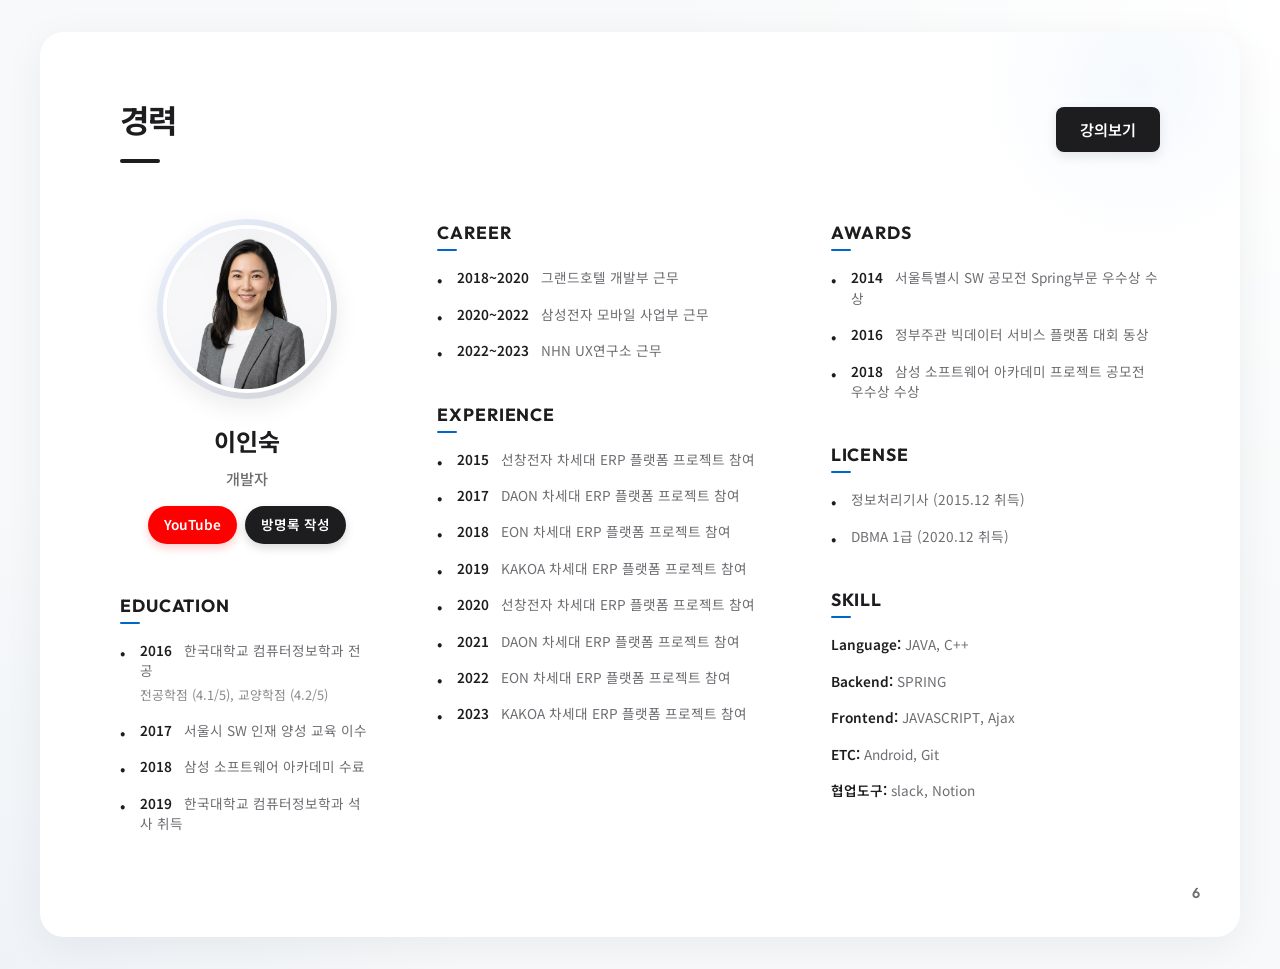
<file: index.html>
<!DOCTYPE html>
<html lang="ko">

<head>
    <meta charset="UTF-8">
    <meta name="viewport" content="width=device-width, initial-scale=1.0">
    <title>이인숙 - 개발자 이력서</title>
    <link rel="preconnect" href="https://fonts.googleapis.com">
    <link rel="preconnect" href="https://fonts.gstatic.com" crossorigin>
    <link
        href="https://fonts.googleapis.com/css2?family=Outfit:wght@400;600;700&family=Noto+Sans+KR:wght@300;400;500;700&display=swap"
        rel="stylesheet">
    <link rel="stylesheet" href="style.css">
</head>

<body>
    <div class="resume-container">

        <header class="resume-header">
            <div class="header-title-area">
                <h1>경력</h1>
                <div class="header-line"></div>
            </div>
            <a href="https://www.youtube.com/" target="_blank" class="lecture-btn">강의보기</a>
        </header>

        <main class="resume-content">
            <!-- Left Column: Profile & Education -->
            <section class="column left-column">
                <div class="profile-section">
                    <div class="profile-image-wrapper">
                        <img src="profile.png" alt="이인숙 프로필 사진" class="profile-image">
                    </div>
                    <div class="profile-info">
                        <h2 class="name">이인숙</h2>
                        <span class="job-title">개발자</span>
                        <div class="button-group">
                            <a href="https://www.youtube.com" target="_blank" class="yt-btn">YouTube</a>
                            <a href="guestbook.html" class="gb-btn">방명록 작성</a>
                        </div>
                    </div>
                </div>

                <div class="resume-section education-section">
                    <h3>EDUCATION</h3>
                    <ul class="resume-list">
                        <li>
                            <span class="year">2016</span> 한국대학교 컴퓨터정보학과 전공<br>
                            <span class="subtext">전공학점 (4.1/5), 교양학점 (4.2/5)</span>
                        </li>
                        <li>
                            <span class="year">2017</span> 서울시 SW 인재 양성 교육 이수
                        </li>
                        <li>
                            <span class="year">2018</span> 삼성 소프트웨어 아카데미 수료
                        </li>
                        <li>
                            <span class="year">2019</span> 한국대학교 컴퓨터정보학과 석사 취득
                        </li>
                    </ul>
                </div>
            </section>

            <!-- Middle Column: Career & Experience -->
            <section class="column middle-column">
                <div class="resume-section">
                    <h3>CAREER</h3>
                    <ul class="resume-list">
                        <li>
                            <span class="year">2018~2020</span> 그랜드호텔 개발부 근무
                        </li>
                        <li>
                            <span class="year">2020~2022</span> 삼성전자 모바일 사업부 근무
                        </li>
                        <li>
                            <span class="year">2022~2023</span> NHN UX연구소 근무
                        </li>
                    </ul>
                </div>

                <div class="resume-section">
                    <h3>EXPERIENCE</h3>
                    <ul class="resume-list">
                        <li><span class="year">2015</span> 선창전자 차세대 ERP 플랫폼 프로젝트 참여</li>
                        <li><span class="year">2017</span> DAON 차세대 ERP 플랫폼 프로젝트 참여</li>
                        <li><span class="year">2018</span> EON 차세대 ERP 플랫폼 프로젝트 참여</li>
                        <li><span class="year">2019</span> KAKOA 차세대 ERP 플랫폼 프로젝트 참여</li>
                        <li><span class="year">2020</span> 선창전자 차세대 ERP 플랫폼 프로젝트 참여</li>
                        <li><span class="year">2021</span> DAON 차세대 ERP 플랫폼 프로젝트 참여</li>
                        <li><span class="year">2022</span> EON 차세대 ERP 플랫폼 프로젝트 참여</li>
                        <li><span class="year">2023</span> KAKOA 차세대 ERP 플랫폼 프로젝트 참여</li>
                    </ul>
                </div>
            </section>

            <!-- Right Column: Awards, License, Skill -->
            <section class="column right-column">
                <div class="resume-section">
                    <h3>AWARDS</h3>
                    <ul class="resume-list">
                        <li><span class="year">2014</span> 서울특별시 SW 공모전 Spring부문 우수상 수상</li>
                        <li><span class="year">2016</span> 정부주관 빅데이터 서비스 플랫폼 대회 동상</li>
                        <li><span class="year">2018</span> 삼성 소프트웨어 아카데미 프로젝트 공모전 우수상 수상</li>
                    </ul>
                </div>

                <div class="resume-section">
                    <h3>LICENSE</h3>
                    <ul class="resume-list">
                        <li>정보처리기사 (2015.12 취득)</li>
                        <li>DBMA 1급 (2020.12 취득)</li>
                    </ul>
                </div>

                <div class="resume-section">
                    <h3>SKILL</h3>
                    <ul class="resume-list no-bullet">
                        <li><strong>Language:</strong> JAVA, C++</li>
                        <li><strong>Backend:</strong> SPRING</li>
                        <li><strong>Frontend:</strong> JAVASCRIPT, Ajax</li>
                        <li><strong>ETC:</strong> Android, Git</li>
                        <li><strong>협업도구:</strong> slack, Notion</li>
                    </ul>
                </div>
            </section>
        </main>

        <div class="page-number">6</div>
    </div>
</body>

</html>
</file>
<file: style.css>
:root {
    --bg-color: #f7f9fa;
    --card-bg: #ffffff;
    --text-main: #1d1d1f;
    --text-muted: #6e6e73;
    --accent: #0066cc;
    --accent-light: #e8f0fe;
    --border-color: #d2d2d7;
    --font-heading: 'Outfit', 'Noto Sans KR', sans-serif;
    --font-body: 'Noto Sans KR', sans-serif;
    --shadow-soft: 0 10px 40px rgba(0,0,0,0.06);
    --shadow-hover: 0 16px 50px rgba(0,0,0,0.1);
}

* {
    margin: 0;
    padding: 0;
    box-sizing: border-box;
}

body {
    background-color: var(--bg-color);
    background-image: radial-gradient(circle at 100% 0%, #ffffff 0%, transparent 40%),
                      radial-gradient(circle at 0% 100%, #eff3f8 0%, transparent 30%);
    color: var(--text-main);
    font-family: var(--font-body);
    line-height: 1.6;
    min-height: 100vh;
    display: flex;
    justify-content: center;
    align-items: center;
    padding: 2rem;
}

.resume-container {
    background-color: var(--card-bg);
    max-width: 1200px;
    width: 100%;
    margin: 0 auto;
    border-radius: 24px;
    box-shadow: var(--shadow-soft);
    padding: 4rem 5rem;
    position: relative;
    overflow: hidden;
    transition: transform 0.3s ease, box-shadow 0.3s ease;
}

.resume-container:hover {
    box-shadow: var(--shadow-hover);
    transform: translateY(-4px);
}

/* Decorative Background element inside card */
.resume-container::before {
    content: '';
    position: absolute;
    top: -150px;
    right: -100px;
    width: 400px;
    height: 400px;
    border-radius: 50%;
    background: radial-gradient(circle, rgba(0,102,204,0.04) 0%, transparent 60%);
    z-index: 0;
    pointer-events: none;
}

.resume-header {
    position: relative;
    z-index: 1;
    margin-bottom: 3.5rem;
    display: flex;
    justify-content: space-between;
    align-items: center;
}

.resume-header h1 {
    font-family: var(--font-heading);
    font-size: 2rem;
    font-weight: 700;
    letter-spacing: -0.02em;
    color: var(--text-main);
    margin-bottom: 12px;
}

.lecture-btn {
    display: inline-flex;
    align-items: center;
    justify-content: center;
    background-color: var(--text-main);
    color: #ffffff;
    text-decoration: none;
    font-weight: 600;
    font-size: 0.95rem;
    padding: 10px 24px;
    border-radius: 8px;
    transition: background-color 0.2s ease, transform 0.2s ease, box-shadow 0.2s ease;
    box-shadow: 0 4px 12px rgba(0, 0, 0, 0.1);
}

.lecture-btn:hover {
    background-color: var(--accent);
    transform: translateY(-2px);
    box-shadow: 0 6px 16px rgba(0, 102, 204, 0.2);
}

.header-line {
    width: 40px;
    height: 4px;
    background-color: var(--text-main);
    border-radius: 2px;
}

.resume-content {
    position: relative;
    z-index: 1;
    display: grid;
    grid-template-columns: 1fr 1.3fr 1.3fr;
    gap: 4rem;
}

/* Profile Area */
.profile-section {
    text-align: center;
    margin-bottom: 3rem;
}

.profile-image-wrapper {
    width: 180px;
    height: 180px;
    margin: 0 auto 1.5rem;
    border-radius: 50%;
    padding: 6px;
    background: linear-gradient(135deg, var(--accent-light), var(--border-color));
    box-shadow: 0 8px 24px rgba(0,0,0,0.08);
}

.profile-image {
    width: 100%;
    height: 100%;
    object-fit: cover;
    border-radius: 50%;
    border: 4px solid var(--card-bg);
}

.profile-info .name {
    font-family: var(--font-heading);
    font-size: 1.5rem;
    font-weight: 700;
    margin-bottom: 0.25rem;
    letter-spacing: -0.01em;
}

.profile-info .job-title {
    display: block;
    font-size: 0.95rem;
    color: var(--text-muted);
    font-weight: 500;
    margin-bottom: 1rem;
}

.yt-btn {
    display: inline-flex;
    align-items: center;
    justify-content: center;
    background-color: #ff0000;
    color: #ffffff;
    text-decoration: none;
    font-weight: 600;
    font-size: 0.85rem;
    padding: 8px 16px;
    border-radius: 20px;
    transition: background-color 0.2s ease, transform 0.2s ease;
    box-shadow: 0 4px 10px rgba(255, 0, 0, 0.2);
}

.yt-btn:hover {
    background-color: #cc0000;
    transform: translateY(-2px);
}

/* Sections */
.resume-section {
    margin-bottom: 2.5rem;
}

.resume-section h3 {
    font-family: var(--font-heading);
    font-size: 1.1rem;
    font-weight: 700;
    color: var(--text-main);
    margin-bottom: 1.25rem;
    letter-spacing: 0.05em;
    position: relative;
    display: inline-block;
}

.resume-section h3::after {
    content: '';
    position: absolute;
    bottom: -4px;
    left: 0;
    width: 20px;
    height: 2px;
    background-color: var(--accent);
    border-radius: 1px;
}

/* Lists */
.resume-list {
    list-style: none;
    padding: 0;
}

.resume-list li {
    font-size: 0.85rem;
    color: var(--text-muted);
    margin-bottom: 1rem;
    padding-left: 1.25rem;
    position: relative;
    line-height: 1.5;
    transition: color 0.2s ease, transform 0.2s ease;
}

.resume-list li:hover {
    color: var(--text-main);
    transform: translateX(4px);
}

.resume-list li::before {
    content: '•';
    position: absolute;
    left: 0;
    color: var(--text-main);
    font-size: 1rem;
    line-height: 1.5;
}

.resume-list.no-bullet li {
    padding-left: 0;
}

.resume-list.no-bullet li::before {
    display: none;
}

.resume-list li .year {
    font-weight: 600;
    color: var(--text-main);
    margin-right: 0.5rem;
    display: inline-block;
}

.resume-list li strong {
    color: var(--text-main);
    font-weight: 600;
}

.resume-list li .subtext {
    display: block;
    margin-top: 0.25rem;
    font-size: 0.8rem;
    opacity: 0.8;
}

.page-number {
    position: absolute;
    bottom: 2rem;
    right: 2.5rem;
    font-family: var(--font-heading);
    font-size: 0.9rem;
    color: var(--text-muted);
    font-weight: 600;
}
.button-group {
    display: flex;
    gap: 8px;
    justify-content: center;
    align-items: center;
    flex-wrap: wrap;
}

.gb-btn {
    display: inline-flex;
    align-items: center;
    justify-content: center;
    background-color: var(--text-main);
    color: #ffffff;
    text-decoration: none;
    font-weight: 600;
    font-size: 0.85rem;
    padding: 8px 16px;
    border-radius: 20px;
    transition: background-color 0.2s ease, transform 0.2s ease;
    box-shadow: 0 4px 10px rgba(0, 0, 0, 0.15);
}

.gb-btn:hover {
    background-color: #000000;
    transform: translateY(-2px);
}

/* Guestbook Specific Styles */
.guestbook-container {
    max-width: 800px;
    padding: 3rem 4rem;
}

.form-header {
    display: flex;
    justify-content: space-between;
    align-items: flex-start;
}

.back-btn {
    color: var(--text-muted);
    text-decoration: none;
    font-weight: 500;
    font-size: 0.9rem;
    transition: color 0.2s ease;
}

.back-btn:hover {
    color: var(--text-main);
}

.guestbook-content {
    display: flex;
    flex-direction: column;
    gap: 3rem;
}

.form-section, .messages-section {
    background: #ffffff;
    border: 1px solid var(--border-color);
    padding: 2rem;
    border-radius: 16px;
}

.guestbook-content h3 {
    font-family: var(--font-heading);
    font-size: 1.2rem;
    font-weight: 700;
    margin-bottom: 1.5rem;
    color: var(--text-main);
}

.input-group {
    margin-bottom: 1.5rem;
}

.input-group label {
    display: block;
    font-weight: 600;
    margin-bottom: 0.5rem;
    font-size: 0.9rem;
}

.guestbook-form input,
.guestbook-form textarea {
    width: 100%;
    padding: 0.8rem 1rem;
    border: 1px solid var(--border-color);
    border-radius: 8px;
    font-family: var(--font-body);
    font-size: 0.95rem;
    transition: border-color 0.2s ease, box-shadow 0.2s ease;
    background-color: var(--bg-color);
}

.guestbook-form input:focus,
.guestbook-form textarea:focus {
    outline: none;
    border-color: var(--accent);
    box-shadow: 0 0 0 3px var(--accent-light);
    background-color: #ffffff;
}

.submit-btn {
    background-color: var(--accent);
    color: #ffffff;
    border: none;
    padding: 0.8rem 1.5rem;
    border-radius: 8px;
    font-family: var(--font-heading);
    font-weight: 600;
    font-size: 1rem;
    cursor: pointer;
    transition: background-color 0.2s ease, transform 0.2s ease;
    width: 100%;
}

.submit-btn:hover {
    background-color: #0055aa;
    transform: translateY(-2px);
}

.count-badge {
    background-color: var(--accent-light);
    color: var(--accent);
    padding: 2px 8px;
    border-radius: 12px;
    font-size: 0.85rem;
    margin-left: 8px;
}

.messages-list {
    display: flex;
    flex-direction: column;
    gap: 1rem;
}

.message-card {
    background-color: var(--bg-color);
    padding: 1.5rem;
    border-radius: 12px;
    border-left: 4px solid var(--accent);
}

.msg-header {
    display: flex;
    justify-content: space-between;
    align-items: center;
    margin-bottom: 0.8rem;
}

.msg-author {
    font-weight: 700;
    color: var(--text-main);
}

.msg-date {
    font-size: 0.8rem;
    color: var(--text-muted);
}

.msg-body {
    color: var(--text-main);
    line-height: 1.6;
    font-size: 0.95rem;
}

.empty-state {
    text-align: center;
    padding: 2rem;
    color: var(--text-muted);
    font-style: italic;
}

/* Responsive adjustment */
@media (max-width: 968px) {
    body {
        padding: 1.5rem;
    }
    .resume-content {
        grid-template-columns: 1fr 1fr;
        gap: 3rem;
    }
    .left-column {
        grid-column: 1 / -1;
        display: flex;
        align-items: flex-start;
        gap: 3rem;
    }
    .profile-section {
        margin-bottom: 0;
        flex-shrink: 0;
    }
    .left-column .education-section {
        margin-top: 2rem;
    }
    .guestbook-container {
        padding: 2.5rem 3rem;
    }
}

@media (max-width: 640px) {
    body {
        padding: 1rem;
    }
    .resume-container {
        padding: 2rem 1.5rem;
        border-radius: 16px;
    }
    .resume-content {
        grid-template-columns: 1fr;
        gap: 2rem;
    }
    .left-column {
        flex-direction: column;
        align-items: center;
        gap: 0;
    }
    .left-column .education-section {
        width: 100%;
        margin-top: 1.5rem;
    }
    .guestbook-container {
        padding: 2rem 1.5rem;
    }
    .form-section, .messages-section {
        padding: 1.5rem;
    }
    .form-header {
        flex-direction: column;
        gap: 1rem;
    }
    .msg-header {
        flex-direction: column;
        align-items: flex-start;
        gap: 0.3rem;
    }
    .button-group {
        flex-direction: column;
        width: 100%;
    }
    .button-group a {
        width: 100%;
    }
}
</file>
